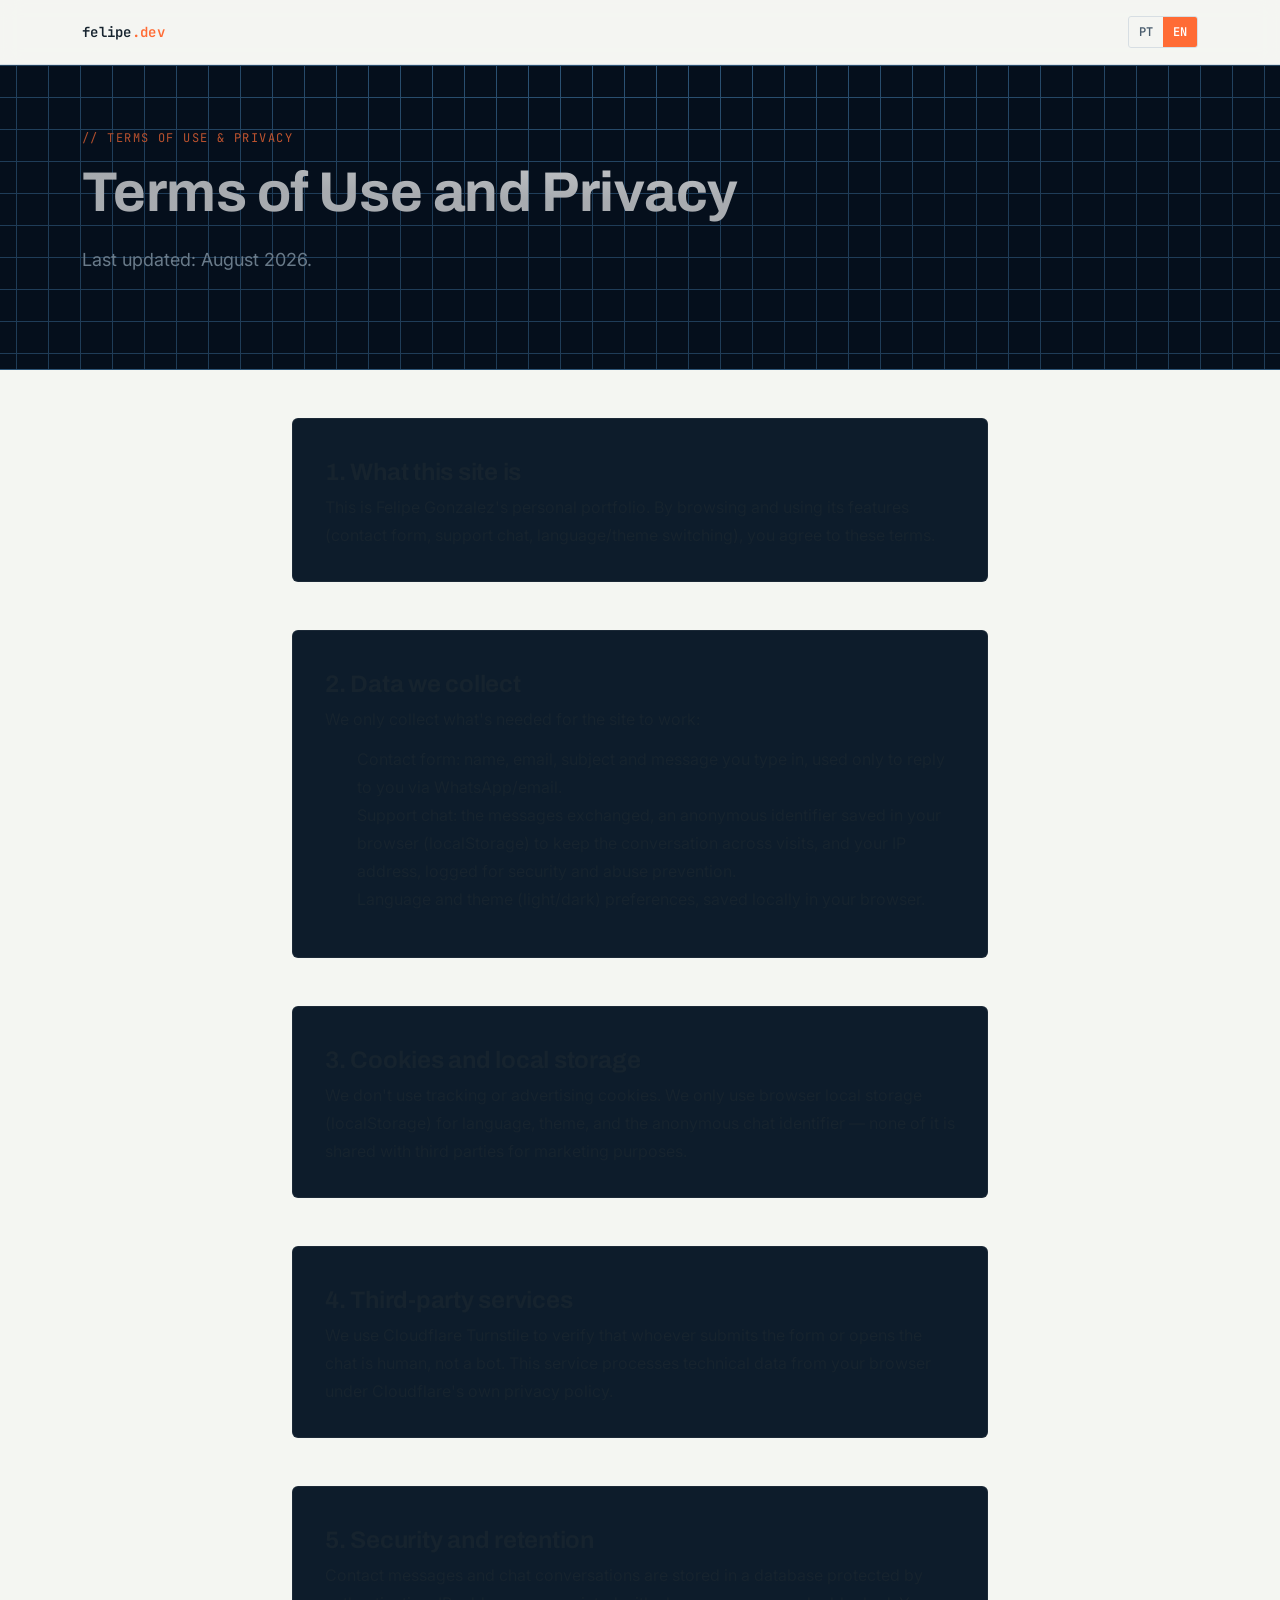
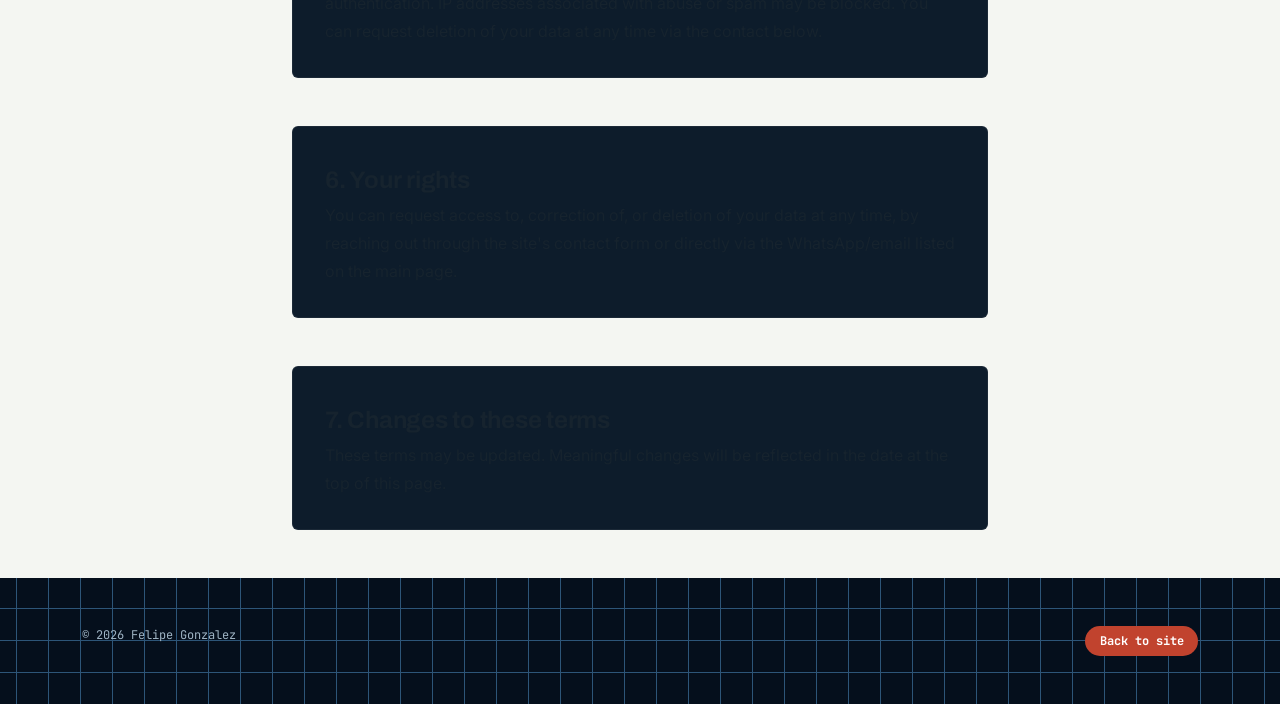
<file: portfolio/frontend/termos.html>
<!DOCTYPE html>
<html lang="pt-BR">

<head>
    <meta charset="UTF-8">
    <meta name="viewport" content="width=device-width, initial-scale=1.0">
    <title data-i18n="meta.termsTitle">Termos de Uso e Privacidade — Felipe Gonzalez</title>
    <meta name="robots" content="noindex">
    <link rel="icon" type="image/x-icon" href="assets/img/favicon.ico">
    <link
        href="https://fonts.googleapis.com/css2?family=Archivo:wght@600;700;800&family=Inter:wght@400;500;600&family=JetBrains+Mono:wght@400;500;600&display=swap"
        rel="stylesheet" crossorigin>
    <link rel="stylesheet" href="assets/css/reset.css">
    <link rel="stylesheet" href="assets/css/variables.css">
    <link rel="stylesheet" href="assets/css/style.css">
    <script src="assets/js/theme.js"></script>
    <script src="assets/js/custom-cursor.js"></script>
    <style>
        main.container>section {
            background: color-mix(in srgb, var(--color-blueprint-soft) 55%, black);
            border: 1px solid rgba(255, 255, 255, 0.06);
            border-radius: var(--radius-md);
            padding: var(--space-6);
        }

        @keyframes termsBackPulse {

            0%,
            100% {
                box-shadow: 0 0 6px 0 rgba(255, 59, 59, 0.55);
            }

            50% {
                box-shadow: 0 0 20px 5px rgba(255, 59, 59, 0.95);
            }
        }

        .terms-back-link {
            display: inline-block;
            color: #fff;
            background: var(--color-danger);
            padding: 0.5em 1.2em;
            border-radius: 999px;
            font-weight: 700;
            text-decoration: none;
            animation: termsBackPulse 1.6s ease-in-out infinite;
        }

        .terms-back-link:hover {
            background: #ff3b3b;
        }
    </style>
</head>

<body>
    <div class="cursor-dot" id="cursorDot"></div>
    <header class="header">
        <nav class="nav container">
            <a href="index.html" class="nav-logo">felipe<span>.dev</span></a>
            <div class="nav-right">
                <div class="lang-toggle" role="group" aria-label="Language">
                    <button type="button" data-lang="pt">PT</button>
                    <button type="button" data-lang="en">EN</button>
                </div>
            </div>
        </nav>
    </header>

    <section class="hero" style="padding-block: var(--space-10) var(--space-8);">
        <div class="container">
            <span class="hero-eyebrow" data-i18n="terms.eyebrow">// termos de uso &amp; privacidade</span>
            <h1 class="hero-title" data-i18n="terms.title">Termos de Uso e Privacidade</h1>
            <p class="hero-lede" data-i18n="terms.updated">Última atualização: agosto de 2026.</p>
        </div>
    </section>

    <main class="container" style="max-width: 760px; padding-block: var(--space-8); line-height: 1.75;">
        <section style="margin-bottom: var(--space-8);">
            <h2 data-i18n="terms.s1.title">1. O que é este site</h2>
            <p data-i18n="terms.s1.text">Este é o portfólio pessoal de Felipe Gonzalez. Ao navegar e usar suas
                funcionalidades (formulário de contato, chat de suporte, alternância de idioma/tema), você concorda com
                estes termos.</p>
        </section>

        <section style="margin-bottom: var(--space-8);">
            <h2 data-i18n="terms.s2.title">2. Dados que coletamos</h2>
            <p data-i18n="terms.s2.text">Coletamos apenas o necessário para o site funcionar:</p>
            <ul style="margin: var(--space-3) 0; padding-left: var(--space-6);">
                <li data-i18n="terms.s2.li1">Formulário de contato: nome, e-mail, assunto e mensagem que você digitar,
                    usados só para responder você via WhatsApp/e-mail.</li>
                <li data-i18n="terms.s2.li2">Chat de suporte: as mensagens trocadas, um identificador anônimo salvo no
                    seu
                    navegador (localStorage) para manter a conversa entre acessos, e seu endereço IP, registrado por
                    segurança e para prevenir abuso.</li>
                <li data-i18n="terms.s2.li3">Preferências de idioma e tema (claro/escuro), salvas localmente no seu
                    navegador.</li>
            </ul>
        </section>

        <section style="margin-bottom: var(--space-8);">
            <h2 data-i18n="terms.s3.title">3. Cookies e armazenamento local</h2>
            <p data-i18n="terms.s3.text">Não usamos cookies de rastreamento ou publicidade. Usamos apenas
                armazenamento local do navegador (localStorage) para idioma, tema e o identificador anônimo do chat —
                nada
                disso é compartilhado com terceiros para fins de marketing.</p>
        </section>

        <section style="margin-bottom: var(--space-8);">
            <h2 data-i18n="terms.s4.title">4. Serviços de terceiros</h2>
            <p data-i18n="terms.s4.text">Usamos o Cloudflare Turnstile para verificar que quem envia o formulário ou
                abre o chat é humano, não um robô. Esse serviço processa dados técnicos do seu navegador conforme a
                própria
                política de privacidade da Cloudflare.</p>
        </section>

        <section style="margin-bottom: var(--space-8);">
            <h2 data-i18n="terms.s5.title">5. Segurança e retenção</h2>
            <p data-i18n="terms.s5.text">Mensagens de contato e conversas de chat ficam armazenadas em banco de dados
                protegido por autenticação. Endereços IP associados a abuso ou spam podem ser bloqueados. Você pode
                pedir a
                exclusão dos seus dados a qualquer momento pelo contato abaixo.</p>
        </section>

        <section style="margin-bottom: var(--space-8);">
            <h2 data-i18n="terms.s6.title">6. Seus direitos</h2>
            <p data-i18n="terms.s6.text">Você pode solicitar acesso, correção ou exclusão dos seus dados a qualquer
                momento, entrando em contato pelo formulário do site ou diretamente pelo WhatsApp/e-mail informados na
                página principal.</p>
        </section>

        <section>
            <h2 data-i18n="terms.s7.title">7. Alterações destes termos</h2>
            <p data-i18n="terms.s7.text">Estes termos podem ser atualizados. Mudanças relevantes serão refletidas na
                data
                no topo desta página.</p>
        </section>
    </main>

    <footer class="footer">
        <div class="container footer-inner">
            <span>© <span id="year"></span> Felipe Gonzalez</span>
            <div class="footer-links">
                <a href="index.html" data-i18n="terms.backToSite" class="terms-back-link">Voltar ao site</a>
            </div>
        </div>
    </footer>

    <script src="assets/js/footer-year.js"></script>
    <script src="assets/js/i18n.js"></script>
</body>

</html>
</file>
<file: portfolio/frontend/assets/css/variables.css>
:root {
  /* Pallet "Blueprint" — Enginner tecnique plants */
  --color-blueprint: #050F1C;;;
  --color-blueprint-soft: #17324F;
  --color-bg: #F4F6F2;
  --color-surface: #FFFFFF;
  --color-accent: #FF6B35;
  --color-accent-strong: #E5551F;
  --color-brasil-green: #1B8A4A;
  --color-brasil-yellow: #E8B923;
  --color-usa-red: #A32638;
  --color-usa-blue: #3C3B6E;
  --color-text: #16232E;
  --color-text-muted: #4A5D6E;
  --color-text-on-blueprint: #E8EEF3;
  --color-text-on-blueprint-muted: #9FB4C4;
  --color-border: #D7DEE3;
  --color-border-on-blueprint: #2D5578;
  --color-grid-line: #2D5578;
  --color-grid-line-light: #C9D4DC;
  --color-success: #2F7D5C;
  --color-danger: #C1432E;

  /* Tipografy */
  --font-display: "Archivo", "Inter", sans-serif;
  --font-body: "Inter", -apple-system, sans-serif;
  --font-mono: "JetBrains Mono", "Courier New", monospace;

  --fs-xs: 0.75rem;
  --fs-sm: 0.875rem;
  --fs-base: 1rem;
  --fs-md: 1.125rem;
  --fs-lg: 1.375rem;
  --fs-xl: 1.875rem;
  --fs-2xl: 2.5rem;
  --fs-3xl: 3.5rem;

  --space-1: 0.25rem;
  --space-2: 0.5rem;
  --space-3: 0.75rem;
  --space-4: 1rem;
  --space-5: 1.5rem;
  --space-6: 2rem;
  --space-8: 3rem;
  --space-10: 4rem;
  --space-12: 6rem;
  --space-16: 8rem;

  --container-max: 1180px;
  --radius-sm: 3px;
  --radius-md: 6px;
  --border-w: 1px;

  --shadow-card: 0 1px 2px rgba(15, 41, 66, 0.06), 0 4px 16px rgba(15, 41, 66, 0.08);
  --shadow-panel: 0 12px 48px rgba(0, 0, 0, 0.4);

  --color-header-bg: rgba(244, 246, 242, 0.9);

  --transition-fast: 150ms ease;
  --transition-base: 250ms ease;
  --transition-slow: 400ms cubic-bezier(0.16, 1, 0.3, 1);

  --grid-size: 32px;
}

/* ===== DARK THEME ===== */
[data-theme="dark"] {
  --color-bg: #0B1520;
  --color-surface: #12233A;
  --color-text: #E8EEF3;
  --color-text-muted: #9FB4C4;
  --color-border: #24435F;
  --color-grid-line-light: #1E3450;
  --color-accent: #FF7A4A;
  --color-accent-strong: #FF8F63;
  --color-header-bg: rgba(11, 21, 32, 0.9);
  --shadow-card: 0 1px 2px rgba(0, 0, 0, 0.5), 0 4px 20px rgba(0, 0, 0, 0.45);
}
</file>
<file: portfolio/frontend/assets/css/style.css>
body {
  font-family: var(--font-body);
  background: var(--color-bg);
  color: var(--color-text);
  font-size: var(--fs-base);
}

h1,
h2,
h3 {
  font-family: var(--font-display);
  font-weight: 700;
  letter-spacing: -0.01em;
  color: var(--color-text);
}

.container {
  width: 100%;
  max-width: var(--container-max);
  margin-inline: auto;
  padding-inline: var(--space-6);
}

@media (max-width: 640px) {
  .container {
    padding-inline: var(--space-4);
  }
}

/* ===== Registration mark (corner of technical drawing) ===== */
.reg-mark {
  position: relative;
  display: inline-flex;
  align-items: center;
  gap: var(--space-2);
}

.reg-mark::before {
  content: "";
  width: 10px;
  height: 10px;
  flex-shrink: 0;
  background:
    linear-gradient(var(--color-accent), var(--color-accent)) center / 100% 1.5px no-repeat,
    linear-gradient(90deg, var(--color-accent), var(--color-accent)) center / 1.5px 100% no-repeat;
}

.eyebrow {
  display: inline-flex;
  align-items: center;
  gap: var(--space-2);
  font-family: var(--font-mono);
  font-size: var(--fs-xs);
  letter-spacing: 0.1em;
  text-transform: uppercase;
  color: var(--color-accent);
}

.eyebrow::before {
  content: "";
  width: 10px;
  height: 10px;
  flex-shrink: 0;
  background:
    linear-gradient(var(--color-accent), var(--color-accent)) center / 100% 1.5px no-repeat,
    linear-gradient(90deg, var(--color-accent), var(--color-accent)) center / 1.5px 100% no-repeat;
}

.section {
  padding-block: var(--space-12);
  border-bottom: var(--border-w) solid var(--color-border);
}

@media (max-width: 640px) {
  .section {
    padding-block: var(--space-10);
  }
}

.section-head {
  display: flex;
  flex-direction: column;
  gap: var(--space-3);
  margin-bottom: var(--space-8);
  max-width: 640px;
}

.section-title {
  font-size: var(--fs-2xl);
}

@media (max-width: 640px) {
  .section-title {
    font-size: var(--fs-xl);
  }
}

.section-lede {
  color: var(--color-text-muted);
  font-size: var(--fs-md);
}

.btn {
  display: inline-flex;
  align-items: center;
  justify-content: center;
  gap: var(--space-2);
  padding: var(--space-3) var(--space-6);
  border-radius: var(--radius-sm);
  font-family: var(--font-body);
  font-weight: 600;
  font-size: var(--fs-sm);
  border: var(--border-w) solid transparent;
  transition: transform var(--transition-fast), background-color var(--transition-fast),
    border-color var(--transition-fast), box-shadow var(--transition-fast);
  white-space: nowrap;
}

.btn:active {
  transform: translateY(1px) scale(0.98);
}

.btn-primary {
  background: var(--color-accent);
  color: #FFFFFF;
}

.btn-primary:hover {
  background: var(--color-accent-strong);
  box-shadow: 0 4px 16px rgba(255, 107, 53, 0.35);
}

.btn-ghost {
  border-color: var(--color-border-on-blueprint);
  color: var(--color-text-on-blueprint);
}

.btn-ghost:hover {
  border-color: var(--color-accent);
  color: var(--color-accent);
}

.btn-outline {
  border-color: var(--color-border);
  color: var(--color-text);
}

.btn-outline:hover {
  border-color: var(--color-accent);
  color: var(--color-accent);
}

:focus-visible {
  outline: 2px solid var(--color-accent);
  outline-offset: 2px;
}

.reveal {
  opacity: 0;
  transform: translateY(20px);
  transition: opacity var(--transition-slow), transform var(--transition-slow);
}

.reveal.is-visible {
  opacity: 1;
  transform: translateY(0);
}

@media (prefers-reduced-motion: reduce) {
  .reveal {
    opacity: 1;
    transform: none;
    transition: none;
  }
}

/* ===== HEADER / NAV ===== */
.header {
  position: sticky;
  top: 0;
  z-index: 100;
  background: var(--color-header-bg);
  backdrop-filter: blur(10px);
  border-bottom: var(--border-w) solid var(--color-border);
}

.nav {
  display: flex;
  align-items: center;
  justify-content: space-between;
  padding-block: var(--space-4);
}

.nav-logo {
  font-family: var(--font-mono);
  font-weight: 600;
  font-size: var(--fs-sm);
  letter-spacing: 0.02em;
}

.nav-logo span {
  color: var(--color-accent);
}

.nav-links {
  display: flex;
  gap: var(--space-6);
}

.nav-links a {
  position: relative;
  font-size: var(--fs-sm);
  color: var(--color-text-muted);
  transition: color var(--transition-fast);
  padding-bottom: 2px;
}

.nav-links a::after {
  content: "";
  position: absolute;
  left: 0;
  bottom: 0;
  width: 0;
  height: 2px;
  background: var(--color-accent);
  transition: width var(--transition-base);
}

.nav-links a:hover,
.nav-links a.is-active {
  color: var(--color-text);
}

.nav-links a:hover::after,
.nav-links a.is-active::after {
  width: 100%;
}

.nav-cta {
  display: none;
}

@media (min-width: 720px) {
  .nav-cta {
    display: inline-flex;
  }
}

.nav-right {
  display: flex;
  align-items: center;
  gap: var(--space-5);
}

.nav-utility {
  display: flex;
  align-items: center;
  gap: var(--space-3);
}

.lang-toggle {
  display: flex;
  border: var(--border-w) solid var(--color-border);
  border-radius: var(--radius-sm);
  overflow: hidden;
  font-family: var(--font-mono);
}

.lang-toggle button {
  padding: 6px 10px;
  font-size: var(--fs-xs);
  font-weight: 600;
  color: var(--color-text-muted);
  transition: background-color var(--transition-fast), color var(--transition-fast);
}

.lang-toggle button.is-active {
  background: var(--color-accent);
  color: #FFFFFF;
}

.theme-toggle {
  width: 32px;
  height: 32px;
  display: flex;
  align-items: center;
  justify-content: center;
  border: var(--border-w) solid var(--color-border);
  border-radius: var(--radius-sm);
  font-size: 15px;
  transition: border-color var(--transition-fast), transform var(--transition-base);
  flex-shrink: 0;
}

.theme-toggle:hover {
  border-color: var(--color-accent);
  transform: rotate(15deg);
}

.nav-toggle {
  display: flex;
  flex-direction: column;
  gap: 5px;
  padding: var(--space-2);
}

.nav-toggle span {
  width: 22px;
  height: 2px;
  background: var(--color-text);
  transition: transform var(--transition-fast), opacity var(--transition-fast);
}

@media (min-width: 720px) {
  .nav-toggle {
    display: none;
  }
}

.nav-links {
  position: fixed;
  inset: 64px 0 auto 0;
  flex-direction: column;
  background: var(--color-surface);
  padding: var(--space-6);
  border-bottom: var(--border-w) solid var(--color-border);
  transform: translateY(-8px);
  opacity: 0;
  pointer-events: none;
  transition: transform var(--transition-base), opacity var(--transition-base);
}

.nav-links.is-open {
  transform: translateY(0);
  opacity: 1;
  pointer-events: auto;
}

@media (min-width: 720px) {
  .nav-links {
    position: static;
    flex-direction: row;
    background: none;
    padding: 0;
    border: none;
    transform: none;
    opacity: 1;
    pointer-events: auto;
  }
}

/* ===== HERO (blueprint background with technical grid) ===== */
.hero {
  position: relative;
  background-color: var(--color-blueprint);
  color: var(--color-text-on-blueprint);
  border-bottom: var(--border-w) solid var(--color-border-on-blueprint);
  overflow: hidden;
  background-image:
    linear-gradient(var(--color-grid-line) 1px, transparent 1px),
    linear-gradient(90deg, var(--color-grid-line) 1px, transparent 1px);
  background-size: var(--grid-size) var(--grid-size);
  background-position: center top;
}

.hero::before {
  content: "";
  position: absolute;
  inset: 0;
  background: radial-gradient(ellipse 80% 60% at 50% 0%, rgba(15, 41, 66, 0) 0%, var(--color-blueprint) 75%);
  opacity: 0.35;
  pointer-events: none;
}

.hero-inner {
  position: relative;
  display: grid;
  gap: var(--space-10);
  padding-block: var(--space-16) var(--space-12);
}

@media (min-width: 900px) {
  .hero-inner {
    grid-template-columns: 1.1fr 0.9fr;
    align-items: center;
  }
}

@media (max-width: 640px) {
  .hero-inner {
    padding-block: var(--space-10) var(--space-8);
  }
}

.hero-eyebrow {
  font-family: var(--font-mono);
  font-size: var(--fs-xs);
  letter-spacing: 0.12em;
  text-transform: uppercase;
  color: var(--color-accent);
  margin-bottom: var(--space-4);
  display: flex;
  align-items: center;
  gap: var(--space-2);
}

.hero-title {
  font-size: var(--fs-3xl);
  line-height: 1.06;
  color: #FFFFFF;
  margin-bottom: var(--space-5);
}

@media (max-width: 640px) {
  .hero-title {
    font-size: var(--fs-2xl);
  }
}

.hero-title em {
  font-style: normal;
  color: var(--color-accent);
}

.hero-lede {
  font-size: var(--fs-md);
  color: var(--color-text-on-blueprint-muted);
  max-width: 46ch;
  margin-bottom: var(--space-8);
}

.hero-actions {
  display: flex;
  flex-wrap: wrap;
  gap: var(--space-4);
}

/* Signature panel — "specification sheet" */
.system-panel {
  background: var(--color-blueprint-soft);
  border: var(--border-w) solid var(--color-border-on-blueprint);
  border-radius: var(--radius-md);
  box-shadow: var(--shadow-panel);
  overflow: hidden;
  font-family: var(--font-mono);
  animation: panel-float 3.2s ease-in-out infinite;
}

@keyframes panel-float {

  0%,
  100% {
    transform: translateY(0);
  }

  50% {
    transform: translateY(-8px);
  }
}

@media (prefers-reduced-motion: reduce) {
  .system-panel {
    animation: none;
  }
}

.system-panel-head {
  display: flex;
  align-items: center;
  gap: var(--space-2);
  padding: var(--space-3) var(--space-5);
  border-bottom: var(--border-w) solid var(--color-border-on-blueprint);
  font-size: var(--fs-xs);
  color: var(--color-text-on-blueprint-muted);
  letter-spacing: 0.05em;
}

.system-panel-dot {
  width: 8px;
  height: 8px;
  border-radius: 50%;
  background: var(--color-success);
  box-shadow: 0 0 0 0 rgba(47, 125, 92, 0.6);
  animation: pulse-dot 2.4s infinite;
}

@keyframes pulse-dot {
  0% {
    box-shadow: 0 0 0 0 rgba(47, 125, 92, 0.55);
  }

  70% {
    box-shadow: 0 0 0 8px rgba(47, 125, 92, 0);
  }

  100% {
    box-shadow: 0 0 0 0 rgba(47, 125, 92, 0);
  }
}

@media (prefers-reduced-motion: reduce) {
  .system-panel-dot {
    animation: none;
  }
}

.system-panel-rows {
  padding: var(--space-5);
  display: flex;
  flex-direction: column;
  gap: var(--space-4);
}

.system-panel-row {
  display: flex;
  justify-content: space-between;
  gap: var(--space-4);
  padding-bottom: var(--space-4);
  border-bottom: var(--border-w) dashed var(--color-border-on-blueprint);
  font-size: var(--fs-sm);
}

.system-panel-row:last-child {
  border-bottom: none;
  padding-bottom: 0;
}

.system-panel-key {
  color: var(--color-text-on-blueprint-muted);
  flex-shrink: 0;
}

.system-panel-value {
  color: var(--color-text-on-blueprint);
  text-align: right;
}

/* ===== ABOUT ===== */
.about-grid {
  display: grid;
  gap: var(--space-8);
}

@media (min-width: 900px) {
  .about-grid {
    grid-template-columns: 1fr 1fr;
  }
}

.about-text {
  font-size: var(--fs-md);
  color: var(--color-text-muted);
  line-height: 1.7;
}

.social-links {
  display: flex;
  gap: var(--space-4);
  margin-top: var(--space-5);
  flex-wrap: wrap;
}

.social-link {
  display: inline-flex;
  align-items: center;
  gap: var(--space-2);
  padding: var(--space-2) var(--space-4);
  border: var(--border-w) solid var(--color-border);
  border-radius: var(--radius-sm);
  font-family: var(--font-mono);
  font-size: var(--fs-sm);
  color: var(--color-text-muted);
  transition: border-color var(--transition-fast), color var(--transition-fast), transform var(--transition-fast);
}

.social-link:hover {
  border-color: var(--color-accent);
  color: var(--color-accent);
  transform: translateY(-2px);
}

.social-icon {
  width: 18px;
  height: 18px;
  flex-shrink: 0;
}

.about-facts {
  display: grid;
  gap: var(--space-4);
  align-content: start;
}

.about-fact {
  background: var(--color-surface);
  border: var(--border-w) solid var(--color-border);
  border-radius: var(--radius-md);
  padding: var(--space-5);
  transition: border-color var(--transition-base), transform var(--transition-base);
}

.about-fact:hover {
  border-color: var(--color-accent);
  transform: translateX(4px);
}

.about-fact-label {
  font-family: var(--font-mono);
  font-size: var(--fs-xs);
  text-transform: uppercase;
  letter-spacing: 0.06em;
  color: var(--color-accent);
  margin-bottom: var(--space-2);
  display: block;
}

.about-fact-value {
  font-size: var(--fs-sm);
  color: var(--color-text-muted);
}

/* ===== SKILLS (category for table) ===== */
.skills-table {
  border: var(--border-w) solid var(--color-border);
  border-radius: var(--radius-md);
  overflow: hidden;
  background: var(--color-surface);
}

.skills-row {
  display: grid;
  grid-template-columns: 200px 1fr;
  border-bottom: var(--border-w) solid var(--color-border);
}

.skills-row:last-child {
  border-bottom: none;
}

@media (max-width: 640px) {
  .skills-row {
    grid-template-columns: 1fr;
  }
}

.skills-row-label {
  font-family: var(--font-mono);
  font-size: var(--fs-xs);
  letter-spacing: 0.05em;
  text-transform: uppercase;
  color: var(--color-text-muted);
  padding: var(--space-5);
  background: var(--color-bg);
  border-right: var(--border-w) solid var(--color-border);
  display: flex;
  align-items: center;
}

@media (max-width: 640px) {
  .skills-row-label {
    border-right: none;
    border-bottom: var(--border-w) solid var(--color-border);
  }
}

.skills-row-items {
  display: flex;
  flex-wrap: wrap;
  gap: var(--space-3);
  padding: var(--space-5);
  align-items: center;
}

.skill-tag {
  font-family: var(--font-mono);
  font-size: var(--fs-sm);
  padding: var(--space-1) var(--space-3);
  border: var(--border-w) solid var(--color-border);
  border-radius: var(--radius-sm);
  color: var(--color-text);
  opacity: 0;
  transform: translateY(8px) scale(0.96);
  transition: border-color var(--transition-fast), background-color var(--transition-fast);
}

.skills-table.is-visible .skill-tag {
  animation: tag-in var(--transition-fast) forwards;
}

@keyframes tag-in {
  to {
    opacity: 1;
    transform: translateY(0) scale(1);
  }
}

@media (prefers-reduced-motion: reduce) {
  .skill-tag {
    opacity: 1;
    transform: none;
    animation: none;
  }
}

.skill-tag:hover {
  border-color: var(--color-accent);
  background: var(--color-bg);
}

/* ===== Experience timeline (reuses .skills-table container pattern) ===== */
.experience-item {
  display: grid;
  grid-template-columns: 22% 1fr;
  border: var(--border-w) solid var(--color-border-on-blueprint);
  border-radius: var(--radius-md);
  overflow: hidden;
  background: var(--color-blueprint-soft);
}

.experience-item+.experience-item {
  margin-top: var(--space-4);
}

@media (max-width: 640px) {
  .experience-item {
    grid-template-columns: 1fr;
  }
}

.experience-item-visual {
  display: flex;
  align-items: center;
  justify-content: center;
  background: var(--color-blueprint);
  overflow: hidden;
}

.experience-item-logo {
  width: 100%;
  height: 100%;
  object-fit: cover;
}

.experience-item-logo-fallback {
  width: 100%;
  height: 100%;
  min-height: 96px;
  display: flex;
  align-items: center;
  justify-content: center;
  background: transparent;
  color: var(--color-text-on-blueprint-muted);
  font-family: var(--font-mono);
  font-size: var(--fs-2xl);
  font-weight: 600;
}

.experience-item-body {
  padding: var(--space-5);
}

.experience-item-header {
  display: flex;
  align-items: baseline;
  justify-content: space-between;
  gap: var(--space-3);
  padding-bottom: var(--space-3);
  margin-bottom: var(--space-3);
  border-bottom: var(--border-w) solid var(--color-border-on-blueprint);
}

.experience-item-company {
  font-family: var(--font-display);
  font-size: var(--fs-lg);
  font-weight: 700;
  color: var(--color-text-on-blueprint);
}

.experience-item-period {
  font-family: var(--font-mono);
  font-size: var(--fs-xs);
  letter-spacing: 0.05em;
  color: var(--color-text-on-blueprint-muted);
  flex-shrink: 0;
  white-space: nowrap;
}

.experience-item-role {
  font-size: var(--fs-base);
  font-weight: 600;
  color: var(--color-text-on-blueprint);
  margin-bottom: var(--space-2);
}

.experience-item-desc {
  color: var(--color-text-on-blueprint-muted);
  font-size: var(--fs-sm);
  margin-bottom: var(--space-4);
}

.experience-item-link {
  display: inline-flex;
  color: var(--color-text-on-blueprint);
  border-color: var(--color-border-on-blueprint);
}

.experience-item-link:hover {
  background: var(--color-blueprint);
}

.skills-empty,
.projects-empty,
.experience-empty {
  font-family: var(--font-mono);
  font-size: var(--fs-sm);
  color: var(--color-text-muted);
  padding: var(--space-6);
  text-align: center;
  border: var(--border-w) dashed var(--color-border);
  border-radius: var(--radius-md);
}

/* ===== PROJECTS ===== */
.projects-grid {
  display: grid;
  gap: var(--space-6);
  grid-template-columns: repeat(auto-fill, minmax(300px, 1fr));
}

.project-card {
  background: var(--color-surface);
  border: var(--border-w) solid var(--color-border);
  border-radius: var(--radius-md);
  box-shadow: var(--shadow-card);
  display: flex;
  flex-direction: column;
  overflow: hidden;
  transition: transform var(--transition-base), border-color var(--transition-base), box-shadow var(--transition-base);
}

.project-card:hover {
  transform: translateY(-4px);
  border-color: var(--color-accent);
  box-shadow: 0 12px 32px rgba(15, 41, 66, 0.14);
}

.project-card-image-wrap {
  position: relative;
  width: 100%;
  aspect-ratio: 16 / 9;
  overflow: hidden;
  background: var(--color-bg);
  border-bottom: var(--border-w) solid var(--color-border);
}

.project-card-image {
  position: absolute;
  inset: 0;
  width: 100%;
  height: 100%;
  object-fit: cover;
  display: block;
}

.project-card-head {
  display: flex;
  justify-content: space-between;
  align-items: center;
  padding: var(--space-4) var(--space-5);
  border-bottom: var(--border-w) solid var(--color-border);
  background: var(--color-bg);
}

.project-card-id {
  font-family: var(--font-mono);
  font-size: var(--fs-xs);
  color: var(--color-accent);
  letter-spacing: 0.05em;
}

.project-card-body {
  padding: var(--space-5);
  display: flex;
  flex-direction: column;
  gap: var(--space-3);
  flex: 1;
}

.project-card-title {
  font-size: var(--fs-lg);
}

.project-card-desc {
  color: var(--color-text-muted);
  font-size: var(--fs-sm);
  line-height: 1.6;
  flex: 1;
}

.project-card-stack {
  display: flex;
  flex-wrap: wrap;
  gap: var(--space-2);
}

.project-card-links {
  display: flex;
  gap: var(--space-3);
  padding: var(--space-4) var(--space-5);
  border-top: var(--border-w) solid var(--color-border);
}

/* ===== CONTACT ===== */
.contact-grid {
  display: grid;
  gap: var(--space-8);
}

@media (min-width: 900px) {
  .contact-grid {
    grid-template-columns: 0.9fr 1.1fr;
  }
}

.contact-info {
  display: flex;
  flex-direction: column;
  gap: var(--space-5);
}

.contact-info-item {
  display: flex;
  align-items: center;
  gap: var(--space-3);
  font-size: var(--fs-sm);
  color: var(--color-text-muted);
}

.contact-info-item a:hover {
  color: var(--color-accent);
}

.form-field {
  display: flex;
  flex-direction: column;
  gap: var(--space-2);
  margin-bottom: var(--space-5);
}

.form-field label {
  font-size: var(--fs-sm);
  font-weight: 600;
}

.form-field input,
.form-field textarea {
  border: var(--border-w) solid var(--color-border);
  border-radius: var(--radius-sm);
  padding: var(--space-3);
  background: var(--color-surface);
  color: var(--color-text);
  font-size: var(--fs-base);
  transition: border-color var(--transition-fast), box-shadow var(--transition-fast);
}

.form-field input:focus,
.form-field textarea:focus {
  border-color: var(--color-accent);
  box-shadow: 0 0 0 3px rgba(255, 107, 53, 0.12);
}

.form-field textarea {
  resize: vertical;
  min-height: 120px;
}

.form-honeypot {
  position: absolute;
  left: -9999px;
  width: 1px;
  height: 1px;
  overflow: hidden;
}

.form-status {
  font-size: var(--fs-sm);
  padding: var(--space-3) var(--space-4);
  border-radius: var(--radius-sm);
  margin-top: var(--space-4);
  display: none;
}

.form-status.is-visible {
  display: block;
}

.form-status.is-success {
  background: rgba(47, 125, 92, 0.1);
  color: var(--color-success);
  border: var(--border-w) solid var(--color-success);
}

.form-status.is-error {
  background: rgba(193, 67, 46, 0.1);
  color: var(--color-danger);
  border: var(--border-w) solid var(--color-danger);
}

/* ===== FOOTER ===== */
.footer {
  background-color: var(--color-blueprint);
  color: var(--color-text-on-blueprint-muted);
  padding-block: var(--space-8);
  background-image:
    linear-gradient(var(--color-grid-line) 1px, transparent 1px),
    linear-gradient(90deg, var(--color-grid-line) 1px, transparent 1px);
  background-size: var(--grid-size) var(--grid-size);
  background-position: center bottom;
}

.footer-inner {
  display: flex;
  flex-wrap: wrap;
  justify-content: space-between;
  gap: var(--space-4);
  font-size: var(--fs-xs);
  font-family: var(--font-mono);
}

.footer-links {
  display: flex;
  gap: var(--space-5);
}

.footer-links a:hover {
  color: var(--color-accent);
}

/* ===== MOBILE RESPONSIVENESS (emphasis) ===== */
@media (max-width: 480px) {
  .hero-title {
    font-size: 1.75rem;
  }

  .hero-actions {
    flex-direction: column;
    align-items: stretch;
  }

  .hero-actions .btn {
    width: 100%;
  }

  .system-panel {
    animation: none;
    /* Prevents wobbling on small screens; more stable when touched. */
  }

  .about-fact:hover {
    transform: none;
    /* "Hover" doesn't exist on touch devices; this prevents getting "stuck" in a displaced state. */
  }

  .projects-grid {
    grid-template-columns: 1fr;
  }

  .project-card-links {
    flex-direction: column;
  }

  .project-card-links .btn {
    width: 100%;
  }

  .contact-info {
    margin-bottom: var(--space-6);
  }

  .footer-inner {
    flex-direction: column;
    align-items: flex-start;
    gap: var(--space-3);
  }
}

/* ===== MOBILE BREATHING ROOM (mais espaço, menos "apertado") ===== */
@media (max-width: 640px) {
  .container {
    padding-inline: var(--space-5);
  }

  .section-head {
    margin-bottom: var(--space-6);
  }

  .about-grid,
  .contact-grid {
    gap: var(--space-8);
  }

  .about-facts {
    gap: var(--space-5);
  }

  .skills-row+.skills-row {
    margin-top: 0;
  }

  .experience-item+.experience-item {
    margin-top: var(--space-5);
  }

  .projects-grid {
    gap: var(--space-6);
  }

  .social-links {
    gap: var(--space-3);
  }

  .form-field {
    margin-bottom: var(--space-6);
  }
}

/* Comfortable touch: minimum 44px target for navigation buttons/links on mobile */
@media (max-width: 720px) {
  .nav-links a {
    display: block;
    padding-block: var(--space-3);
    font-size: var(--fs-md);
  }

  .theme-toggle,
  .nav-toggle {
    min-width: 40px;
    min-height: 40px;
  }
}

/* ===== MICRO-INTERAÇÕES ===== */

/* Subtle zoom on the project image on hover */
.project-card-image {
  transition: transform var(--transition-slow);
}

.project-card:hover .project-card-image {
  transform: scale(1.04);
}

/* Depth overlay: gradient fades in over the image on hover */
.project-card-image-wrap::after {
  content: "";
  position: absolute;
  inset: 0;
  background: linear-gradient(180deg, transparent 40%, rgba(5, 15, 28, 0.55) 100%);
  opacity: 0;
  transition: opacity var(--transition-base);
  pointer-events: none;
}

.project-card:hover .project-card-image-wrap::after {
  opacity: 1;
}

.project-card {
  isolation: isolate;
  /* keeps the enlarged image within the card's rounded edges */
}

/* Stagger: project cards enter in sequence, not all at once. */
.projects-grid .project-card {
  opacity: 0;
  transform: translateY(16px);
  animation: card-in var(--transition-slow) forwards;
}

@keyframes card-in {
  to {
    opacity: 1;
    transform: translateY(0);
  }
}

@media (prefers-reduced-motion: reduce) {
  .projects-grid .project-card {
    opacity: 1;
    transform: none;
    animation: none;
  }

  .project-card:hover .project-card-image {
    transform: none;
  }
}

/* Animated underline on text links within the content (e.g., about) */
.about-text a {
  color: var(--color-accent);
  text-decoration: underline;
  text-decoration-color: transparent;
  text-underline-offset: 3px;
  transition: text-decoration-color var(--transition-fast);
}

.about-text a:hover {
  text-decoration-color: currentColor;
}

/* Button with a subtle "breathing" effect on the main hero CTA; it draws attention without being annoying. */
.hero-actions .btn-primary {
  position: relative;
}

.hero-actions .btn-primary::after {
  content: "";
  position: absolute;
  inset: 0;
  border-radius: inherit;
  box-shadow: 0 0 0 0 rgba(255, 107, 53, 0.5);
  animation: btn-pulse 2.8s ease-out infinite;
  pointer-events: none;
}

@keyframes btn-pulse {
  0% {
    box-shadow: 0 0 0 0 rgba(255, 107, 53, 0.35);
  }

  70% {
    box-shadow: 0 0 0 10px rgba(255, 107, 53, 0);
  }

  100% {
    box-shadow: 0 0 0 0 rgba(255, 107, 53, 0);
  }
}

@media (prefers-reduced-motion: reduce) {
  .hero-actions .btn-primary::after {
    animation: none;
  }
}

/* ===== SKELETON LOADING ===== */
@keyframes skeleton-shimmer {
  0% {
    background-position: -200% 0;
  }

  100% {
    background-position: 200% 0;
  }
}

.skeleton {
  background: linear-gradient(90deg, var(--color-border) 25%, var(--color-bg) 50%, var(--color-border) 75%);
  background-size: 200% 100%;
  animation: skeleton-shimmer 1.6s ease-in-out infinite;
  border-radius: var(--radius-sm);
}

@media (prefers-reduced-motion: reduce) {
  .skeleton {
    animation: none;
    opacity: 0.6;
  }
}

.skeleton-skills-row {
  display: grid;
  grid-template-columns: 200px 1fr;
  border-bottom: var(--border-w) solid var(--color-border);
  padding: var(--space-5);
  gap: var(--space-4);
  align-items: center;
}

@media (max-width: 640px) {
  .skeleton-skills-row {
    grid-template-columns: 1fr;
  }
}

.skeleton-skills-row:last-child {
  border-bottom: none;
}

.skeleton-line {
  height: 14px;
  width: 100%;
}

.skeleton-tags {
  display: flex;
  gap: var(--space-2);
}

.skeleton-tag {
  height: 28px;
  width: 72px;
}

.skeleton-project-card {
  border: var(--border-w) solid var(--color-border);
  border-radius: var(--radius-md);
  overflow: hidden;
  background: var(--color-surface);
}

.skeleton-project-image {
  width: 100%;
  aspect-ratio: 16 / 9;
}

.skeleton-project-body {
  padding: var(--space-5);
  display: flex;
  flex-direction: column;
  gap: var(--space-3);
}

.skeleton-project-body .skeleton-line:nth-child(1) {
  width: 60%;
  height: 20px;
}

.skeleton-project-body .skeleton-line:nth-child(2) {
  width: 100%;
}

.skeleton-project-body .skeleton-line:nth-child(3) {
  width: 85%;
}

/* ===== EMPTY STATES ===== */
.empty-state {
  display: flex;
  flex-direction: column;
  align-items: center;
  gap: var(--space-3);
  padding: var(--space-8) var(--space-6);
  text-align: center;
  border: var(--border-w) dashed var(--color-border);
  border-radius: var(--radius-md);
  color: var(--color-text-muted);
}

.empty-state-icon {
  width: 40px;
  height: 40px;
  color: var(--color-text-muted);
  opacity: 0.6;
}

.empty-state-text {
  font-family: var(--font-mono);
  font-size: var(--fs-sm);
}

/* ===== CONTACT ICONS ===== */
.contact-info-icon {
  width: 20px;
  height: 20px;
  flex-shrink: 0;
  color: var(--color-accent);
}

/* ===== MODAL ANIMATION  ===== */
.admin-modal-overlay {
  transition: opacity var(--transition-base);
  opacity: 0;
}

.admin-modal-overlay.is-open {
  opacity: 1;
}

.admin-modal {
  transform: scale(0.96) translateY(8px);
  opacity: 0;
  transition: transform var(--transition-base), opacity var(--transition-base);
}

.admin-modal-overlay.is-open .admin-modal {
  transform: scale(1) translateY(0);
  opacity: 1;
}

/* ===== BUTTONS SPINNER ===== */
.btn.is-loading {
  color: transparent !important;
  pointer-events: none;
  position: relative;
}

.btn.is-loading::after {
  content: "";
  position: absolute;
  width: 16px;
  height: 16px;
  border: 2px solid rgba(255, 255, 255, 0.4);
  border-top-color: #FFFFFF;
  border-radius: 50%;
  animation: btn-spin 0.6s linear infinite;
}

.btn-outline.is-loading::after,
.btn-ghost.is-loading::after {
  border-color: rgba(22, 35, 46, 0.25);
  border-top-color: var(--color-text);
}

@keyframes btn-spin {
  to {
    transform: rotate(360deg);
  }
}

@media (prefers-reduced-motion: reduce) {
  .btn.is-loading::after {
    animation: none;
  }
}

/* ===== RESPONSIVE TABLES ===== */
@media (max-width: 720px) {
  .admin-table thead {
    display: none;
  }

  .admin-table,
  .admin-table tbody,
  .admin-table tr,
  .admin-table td {
    display: block;
    width: 100%;
  }

  .admin-table tr {
    border-bottom: var(--border-w) solid var(--color-border);
    padding: var(--space-4);
  }

  .admin-table tr:last-child {
    border-bottom: none;
  }

  .admin-table td {
    border: none;
    padding: var(--space-2) 0;
    display: flex;
    justify-content: space-between;
    gap: var(--space-3);
    text-align: right;
  }

  .admin-table td::before {
    content: attr(data-label);
    font-family: var(--font-mono);
    font-size: var(--fs-xs);
    text-transform: uppercase;
    color: var(--color-text-muted);
    text-align: left;
    flex-shrink: 0;
  }

  .admin-table .col-actions {
    justify-content: flex-end;
  }

  .admin-table .col-actions::before {
    content: "";
  }

  .admin-empty-row {
    padding: 0;
  }
}

/* ===== PAGE 404 ===== */
.notfound-shell {
  min-height: 100vh;
  display: flex;
  align-items: center;
  justify-content: center;
  background-color: color-mix(in srgb, var(--color-blueprint) 65%, black);
  background-image:
    linear-gradient(rgba(45, 85, 120, 0.35) 1px, transparent 1px),
    linear-gradient(90deg, rgba(45, 85, 120, 0.35) 1px, transparent 1px);
  background-size: var(--grid-size) var(--grid-size);
  padding: var(--space-6);
}

.notfound-content {
  text-align: center;
  max-width: 480px;
}

.notfound-code {
  font-family: var(--font-mono);
  font-size: var(--fs-xs);
  letter-spacing: 0.1em;
  text-transform: uppercase;
  color: var(--color-accent);
  margin-bottom: var(--space-4);
}

.notfound-title {
  font-size: var(--fs-3xl);
  color: #FFFFFF;
  margin-bottom: var(--space-4);
}

.notfound-text {
  color: var(--color-text-on-blueprint-muted);
  font-size: var(--fs-md);
  margin-bottom: var(--space-8);
}

/* ===== SCROLL PROGRESS BAR ===== */
.scroll-progress {
  position: fixed;
  top: 0;
  left: 0;
  height: 3px;
  width: 0%;
  overflow: visible;
  background: linear-gradient(90deg,
      var(--color-accent),
      var(--color-brasil-green),
      var(--color-brasil-yellow),
      var(--color-usa-red),
      var(--color-accent));
  background-size: 300% 100%;
  animation: scroll-progress-flow 6s linear infinite;
  box-shadow: 0 0 8px 0 var(--color-accent);
  z-index: 1000;
  transition: width 100ms linear;
}

/* "Sonar" blip riding the leading edge of the bar */
.scroll-progress::after {
  content: "";
  position: absolute;
  right: -1px;
  top: 50%;
  width: 8px;
  height: 8px;
  border-radius: 50%;
  background: var(--color-accent);
  transform: translate(50%, -50%);
  box-shadow: 0 0 6px 1px var(--color-accent);
}

/* Expanding ping ring, like a radar/sonar sweep, pulsing from the blip */
.scroll-progress::before {
  content: "";
  position: absolute;
  right: -1px;
  top: 50%;
  width: 8px;
  height: 8px;
  border-radius: 50%;
  border: 1px solid var(--color-accent);
  transform: translate(50%, -50%) scale(1);
  animation: scroll-progress-ping 1.8s ease-out infinite;
}

@keyframes scroll-progress-flow {
  to {
    background-position: -300% 0;
  }
}

@keyframes scroll-progress-ping {
  0% {
    transform: translate(50%, -50%) scale(1);
    opacity: 0.7;
  }

  100% {
    transform: translate(50%, -50%) scale(3.2);
    opacity: 0;
  }
}

@media (prefers-reduced-motion: reduce) {
  .scroll-progress {
    transition: none;
    animation: none;
  }

  .scroll-progress::before {
    animation: none;
    opacity: 0;
  }
}

/* ===== Crosshair that follows the mouse on the hero ===== */
.hero-crosshair {
  position: absolute;
  top: 0;
  left: 0;
  will-change: transform;
  width: 24px;
  height: 24px;
  pointer-events: none;
  opacity: 0;
  transition: opacity var(--transition-base);
  z-index: 1;
}

.hero-crosshair::before,
.hero-crosshair::after {
  content: "";
  position: absolute;
  background: var(--color-accent);
}

.hero-crosshair::before {
  top: 50%;
  left: 0;
  width: 100%;
  height: 1px;
  transform: translateY(-50%);
}

.hero-crosshair::after {
  left: 50%;
  top: 0;
  width: 1px;
  height: 100%;
  transform: translateX(-50%);
}

.hero:hover .hero-crosshair {
  opacity: 0.5;
}

@media (max-width: 900px),
(hover: none) {
  .hero-crosshair {
    display: none;
  }
}

/* ===== STAGGER: about-facts and skills-rows ===== */
.about-facts .about-fact,
.skills-table .skills-row {
  opacity: 0;
  transform: translateY(14px);
}

.about-facts.is-visible .about-fact,
.skills-table.is-visible .skills-row {
  animation: fact-in var(--transition-slow) forwards;
}

.about-facts.is-visible .about-fact:nth-child(1) {
  animation-delay: 0ms;
}

.about-facts.is-visible .about-fact:nth-child(2) {
  animation-delay: 90ms;
}

.about-facts.is-visible .about-fact:nth-child(3) {
  animation-delay: 180ms;
}

.skills-table.is-visible .skills-row:nth-child(1) {
  animation-delay: 0ms;
}

.skills-table.is-visible .skills-row:nth-child(2) {
  animation-delay: 70ms;
}

.skills-table.is-visible .skills-row:nth-child(3) {
  animation-delay: 140ms;
}

.skills-table.is-visible .skills-row:nth-child(4) {
  animation-delay: 210ms;
}

.skills-table.is-visible .skills-row:nth-child(5) {
  animation-delay: 280ms;
}

.skills-table.is-visible .skills-row:nth-child(6) {
  animation-delay: 350ms;
}

@keyframes fact-in {
  to {
    opacity: 1;
    transform: translateY(0);
  }
}

@media (prefers-reduced-motion: reduce) {

  .about-facts .about-fact,
  .skills-table .skills-row {
    opacity: 1;
    transform: none;
    animation: none;
  }
}

/* ===== 3D Tilt on Project Cards ===== */
.project-card {
  transform-style: preserve-3d;
  will-change: transform;
}

@media (hover: none) {
  .project-card {
    transform: none !important;
  }
}

/* ===== BR/US ===== */
.eyebrow::before {
  background:
    linear-gradient(var(--color-accent), var(--color-accent)) top left / 100% 1.5px no-repeat,
    linear-gradient(90deg, var(--color-brasil-green), var(--color-brasil-yellow)) bottom left / 100% 1.5px no-repeat;
}

.footer-flag-note {
  display: inline-flex;
  align-items: center;
  gap: 6px;
  font-family: var(--font-mono);
  font-size: var(--fs-xs);
  color: var(--color-text-on-blueprint-muted);
}

.footer-flag-dot {
  width: 6px;
  height: 6px;
  border-radius: 50%;
  display: inline-block;
}

.footer-flag-dot.dot-1 {
  background: var(--color-brasil-green);
}

.footer-flag-dot.dot-2 {
  background: var(--color-brasil-yellow);
}

.footer-flag-dot.dot-3 {
  background: var(--color-accent);
}

/* ===== SECTION-BASED COLOR SYSTEM ===== */
.eyebrow.c-green::before {
  background:
    linear-gradient(var(--color-brasil-green), var(--color-brasil-green)) center / 100% 1.5px no-repeat,
    linear-gradient(90deg, var(--color-brasil-green), var(--color-brasil-green)) center / 1.5px 100% no-repeat;
}

.eyebrow.c-green {
  color: var(--color-brasil-green);
}

.eyebrow.c-yellow::before {
  background:
    linear-gradient(var(--color-brasil-yellow), var(--color-brasil-yellow)) center / 100% 1.5px no-repeat,
    linear-gradient(90deg, var(--color-brasil-yellow), var(--color-brasil-yellow)) center / 1.5px 100% no-repeat;
}

.eyebrow.c-yellow {
  color: #A87E10;
}

.eyebrow.c-red::before {
  background:
    linear-gradient(var(--color-usa-red), var(--color-usa-red)) center / 100% 1.5px no-repeat,
    linear-gradient(90deg, var(--color-usa-red), var(--color-usa-red)) center / 1.5px 100% no-repeat;
}

.eyebrow.c-red {
  color: var(--color-usa-red);
}

/* Replaced by the spinning BR/USA gradient ring in admin.css — nth-child
   accent bars removed, all cards now share the same animated border. */

.project-card {
  border-top: 3px solid var(--color-accent);
}

.project-card:nth-child(4n+2) {
  border-top-color: var(--color-brasil-green);
}

.project-card:nth-child(4n+3) {
  border-top-color: var(--color-brasil-yellow);
}

.project-card:nth-child(4n+4) {
  border-top-color: var(--color-usa-red);
}

.skills-row:nth-child(4n+1) .skills-row-label {
  border-left: 3px solid var(--color-accent);
}

.skills-row:nth-child(4n+2) .skills-row-label {
  border-left: 3px solid var(--color-brasil-green);
}

.skills-row:nth-child(4n+3) .skills-row-label {
  border-left: 3px solid var(--color-brasil-yellow);
}

.skills-row:nth-child(4n+4) .skills-row-label {
  border-left: 3px solid var(--color-usa-red);
}

.social-link:nth-child(1):hover {
  border-color: var(--color-brasil-green);
  color: var(--color-brasil-green);
}

.social-link:nth-child(2):hover {
  border-color: var(--color-usa-red);
  color: var(--color-usa-red);
}

.btn-ghost:hover {
  border-color: var(--color-brasil-green);
  color: var(--color-brasil-green);
}

/* ===== Legal warning popup (contact form) ===== */
.legal-popup-overlay {
  position: fixed;
  inset: 0;
  z-index: 3000;
  display: flex;
  align-items: center;
  justify-content: center;
  padding: var(--space-6);
  background: rgba(0, 0, 0, 0.65);
  opacity: 0;
  pointer-events: none;
  transition: opacity var(--transition-base);
}

.legal-popup-overlay.is-open {
  opacity: 1;
  pointer-events: auto;
}

.legal-popup {
  position: relative;
  z-index: 0;
  isolation: isolate;
  max-width: 440px;
  width: 100%;
  background: #000000;
  border-radius: var(--radius-md);
  padding: var(--space-8) var(--space-6);
  text-align: center;
  overflow: hidden;
  transform: scale(0.94);
  transition: transform var(--transition-base);
}

.legal-popup-overlay.is-open .legal-popup {
  transform: scale(1);
}

/* Mesma técnica de borda giratória BR/EUA usada nos stat cards do admin */
.legal-popup::before {
  content: "";
  position: absolute;
  z-index: -2;
  top: 50%;
  left: 50%;
  width: 220%;
  height: 220%;
  transform: translate(-50%, -50%) rotate(0deg);
  background: conic-gradient(from 0deg,
      var(--color-usa-red) 0deg,
      #ffffff 35deg,
      var(--color-usa-blue) 70deg,
      #ffffff 105deg,
      var(--color-brasil-green) 140deg,
      var(--color-brasil-yellow) 190deg,
      var(--color-brasil-green) 240deg,
      #ffffff 275deg,
      var(--color-usa-blue) 305deg,
      var(--color-usa-red) 360deg);
  animation: admin-stat-border-spin 5s linear infinite;
}

.legal-popup::after {
  content: "";
  position: absolute;
  z-index: -1;
  inset: 2.5px;
  background: #000000;
  border-radius: calc(var(--radius-md) - 2.5px);
}

.legal-popup-title {
  color: var(--color-usa-red);
  font-family: var(--font-display);
  font-size: var(--fs-xl);
  font-weight: 800;
  letter-spacing: 0.08em;
  text-align: center;
  text-shadow: 0 0 10px rgba(163, 38, 56, 0.7);
  margin-bottom: var(--space-4);
}

.legal-popup-text {
  color: #ffffff;
  font-size: var(--fs-md);
  line-height: 1.7;
  text-align: justify;
  text-shadow: 0 0 6px rgba(255, 255, 255, 0.3);
  margin-bottom: var(--space-6);
  hyphens: auto;
}

.legal-popup-ok {
  display: inline-block;
  padding: var(--space-2) var(--space-8);
  border-radius: 999px;
  border: none;
  background: var(--color-accent);
  color: #ffffff;
  font-weight: 700;
  font-size: var(--fs-md);
  cursor: pointer;
  transition: background-color var(--transition-fast), transform var(--transition-fast);
}

.legal-popup-ok:hover {
  background: var(--color-accent-strong);
  transform: translateY(-2px);
}

@media (prefers-reduced-motion: reduce) {
  .legal-popup::before {
    animation: none;
  }

  .legal-popup,
  .legal-popup-overlay {
    transition: none;
  }
}

/* ===== Animated flags in the hero background — split 50/50 ===== */
.hero-flags {
  position: absolute;
  inset: 0;
  display: flex;
  overflow: hidden;
  pointer-events: none;
  z-index: 0;
}

.hero-flag {
  position: relative;
  flex: 1 1 50%;
  height: 100%;
  overflow: hidden;
}

.hero-flag img {
  width: 100%;
  height: 100%;
  object-fit: cover;
  display: block;
  opacity: 0.24;
  filter: saturate(0.85);
  transform: scale(1.1);
  animation: heroFlagDrift 26s ease-in-out infinite alternate;
}

.hero-flag.flag-usa img {
  animation-delay: -13s;
  /* dessincroniza o movimento das duas bandeiras */
}

/* Funde o topo/base de cada bandeira com o azul do blueprint */
.hero-flag::before {
  content: "";
  position: absolute;
  inset: 0;
  background: linear-gradient(180deg,
      var(--color-blueprint) 0%,
      transparent 25%,
      transparent 80%,
      var(--color-blueprint) 100%);
}

/* Costura central: cada metade esmaece na direção do meio, criando a divisão BR/EUA */
.hero-flag.flag-brazil::after {
  content: "";
  position: absolute;
  inset: 0;
  background: linear-gradient(90deg, transparent 78%, var(--color-blueprint) 100%);
}

.hero-flag.flag-usa::after {
  content: "";
  position: absolute;
  inset: 0;
  background: linear-gradient(90deg, var(--color-blueprint) 0%, transparent 22%);
}

@keyframes admin-stat-border-spin {
  to {
    transform: translate(-50%, -50%) rotate(360deg);
  }
}

@keyframes heroFlagDrift {
  from {
    transform: scale(1.1) translateX(0);
  }

  to {
    transform: scale(1.18) translateX(-2.5%);
  }
}

@media (prefers-reduced-motion: reduce) {
  .hero-flag img {
    animation: none;
    transform: scale(1.1);
  }
}

@media (max-width: 640px) {
  .hero-flag img {
    opacity: 0.14;
  }
}

.hero-inner {
  position: relative;
  z-index: 1;
}

/* ===== Custom cursor (desktop only) ===== */
/* Native CSS cursor: drawn by the OS, no JS, zero input latency. Applied only
   for pointer devices without a reduced-motion preference. */
   :root {
    --cursor-default: url("data:image/svg+xml,%3Csvg xmlns='http://www.w3.org/2000/svg' width='32' height='32'%3E%3Ccircle cx='16' cy='16' r='13' fill='none' stroke='%23FF6B35' stroke-opacity='.5'/%3E%3Ccircle cx='16' cy='16' r='4' fill='%23FF6B35'/%3E%3C/svg%3E") 16 16, auto;
    --cursor-pointer: url("data:image/svg+xml,%3Csvg xmlns='http://www.w3.org/2000/svg' width='32' height='32'%3E%3Ccircle cx='16' cy='16' r='15' fill='none' stroke='%23FF6B35' stroke-opacity='.9'/%3E%3Ccircle cx='16' cy='16' r='4' fill='%23FF6B35'/%3E%3C/svg%3E") 16 16, pointer;
  }
  
  [data-theme="dark"] {
    --cursor-default: url("data:image/svg+xml,%3Csvg xmlns='http://www.w3.org/2000/svg' width='32' height='32'%3E%3Ccircle cx='16' cy='16' r='13' fill='none' stroke='%23FF7A4A' stroke-opacity='.5'/%3E%3Ccircle cx='16' cy='16' r='4' fill='%23FF7A4A'/%3E%3C/svg%3E") 16 16, auto;
    --cursor-pointer: url("data:image/svg+xml,%3Csvg xmlns='http://www.w3.org/2000/svg' width='32' height='32'%3E%3Ccircle cx='16' cy='16' r='15' fill='none' stroke='%23FF7A4A' stroke-opacity='.9'/%3E%3Ccircle cx='16' cy='16' r='4' fill='%23FF7A4A'/%3E%3C/svg%3E") 16 16, pointer;
  }
  
  @media (hover: hover) and (prefers-reduced-motion: no-preference) {
    html,
    * {
      cursor: var(--cursor-default) !important;
    }
  
    a,
    a *,
    button,
    button *,
    input,
    textarea,
    select,
    [role="button"],
    [role="button"] * {
      cursor: var(--cursor-pointer) !important;
    }
  }

/* ===== Typing effect caret on system-panel values ===== */
.system-panel-value.is-typing::after {
  content: "";
  display: inline-block;
  width: 2px;
  height: 1em;
  margin-left: 2px;
  background: var(--color-accent);
  vertical-align: -0.15em;
  animation: caret-blink 800ms step-end infinite;
}

@keyframes caret-blink {
  50% {
    opacity: 0;
  }
}

/* ===== Initial page fade-in (avoids flash of unstyled/unanimated content) ===== */
/* Opt-in via body.fade-init — pages without main.js (404, admin login/dashboard) are unaffected. */
body.fade-init {
  opacity: 0;
}

body.fade-init.is-loaded {
  opacity: 1;
  transition: opacity 400ms ease;
}

@media (prefers-reduced-motion: reduce) {
  body.fade-init.is-loaded {
    transition: none;
  }
}


/* ===== CHAT WIDGET ===== */
.chat-widget {
  position: fixed;
  bottom: var(--space-6);
  right: var(--space-6);
  z-index: 998;
}

@media (max-width: 640px) {
  .chat-widget {
    bottom: var(--space-4);
    right: var(--space-4);
  }

  .chat-toggle {
    width: 48px;
    height: 48px;
  }

  .chat-toggle svg {
    width: 20px;
    height: 20px;
  }

  .chat-toggle-label {
    font-size: 0.65rem;
    padding: 2px var(--space-1);
  }
}

.chat-toggle-wrap {
  display: flex;
  flex-direction: column;
  align-items: center;
  gap: var(--space-2);
  animation: chat-toggle-float 3s ease-in-out infinite;
}

.chat-toggle-label {
  font-size: var(--fs-xs, 0.75rem);
  font-weight: 700;
  letter-spacing: 0.06em;
  color: var(--color-text);
  background: var(--color-surface);
  border: var(--border-w) solid var(--color-border);
  border-radius: var(--radius-sm, 4px);
  padding: 2px var(--space-2);
  box-shadow: 0 4px 12px rgba(5, 15, 28, 0.2);
  white-space: nowrap;
  pointer-events: none;
}

.chat-toggle {
  position: relative;
  width: 56px;
  height: 56px;
  border-radius: 50%;
  border: none;
  background: var(--color-surface);
  color: var(--color-accent);
  cursor: pointer;
  display: flex;
  align-items: center;
  justify-content: center;
  isolation: isolate;
  overflow: hidden;
  box-shadow: 0 4px 16px rgba(5, 15, 28, 0.25);
  transition: transform 0.2s ease;
}

.chat-toggle svg {
  width: 24px;
  height: 24px;
}

.chat-toggle:hover {
  transform: scale(1.08);
}

.chat-toggle:active {
  transform: scale(0.94);
}

/* Rotating BR/USA conic-gradient ring — same technique as .admin-stat-card::before */
.chat-toggle::before {
  content: "";
  position: absolute;
  z-index: -2;
  top: 50%;
  left: 50%;
  width: 220%;
  height: 220%;
  transform: translate(-50%, -50%) rotate(0deg);
  background: conic-gradient(from 0deg,
      var(--color-usa-red) 0deg,
      #ffffff 35deg,
      var(--color-usa-blue) 70deg,
      #ffffff 105deg,
      var(--color-brasil-green) 140deg,
      var(--color-brasil-yellow) 190deg,
      var(--color-brasil-green) 240deg,
      #ffffff 275deg,
      var(--color-usa-blue) 305deg,
      var(--color-usa-red) 360deg);
  animation: chat-toggle-border-spin 5s linear infinite;
}

.chat-toggle::after {
  content: "";
  position: absolute;
  z-index: -1;
  inset: 3px;
  background: var(--color-surface);
  border-radius: 50%;
}

@keyframes chat-toggle-border-spin {
  to {
    transform: translate(-50%, -50%) rotate(360deg);
  }
}

@keyframes chat-toggle-float {

  0%,
  100% {
    transform: translateY(0);
  }

  50% {
    transform: translateY(-6px);
  }
}

@media (prefers-reduced-motion: reduce) {

  .chat-toggle::before,
  .chat-toggle-wrap,
  .chat-panel::before,
  .chat-warning-bubble {
    animation: none;
  }
}

.chat-panel-title {
  flex: 1;
}

.chat-panel-close {
  border: none;
  background: transparent;
  color: var(--color-text-muted);
  font-size: 1.25rem;
  line-height: 1;
  cursor: pointer;
  padding: 0 var(--space-1);
}

.chat-panel-close:hover {
  color: var(--color-text);
}

.chat-backdrop {
  position: fixed;
  inset: 0;
  background: rgba(5, 15, 28, 0);
  z-index: 997;
  opacity: 0;
  pointer-events: none;
  transition: opacity var(--transition-base), background var(--transition-base);
}

.chat-backdrop.is-open {
  background: rgba(5, 15, 28, 0.85);
  opacity: 1;
  pointer-events: auto;
}

.chat-popup-stack {
  position: fixed;
  top: 50%;
  left: 50%;
  z-index: 999;
  display: flex;
  flex-direction: column;
  align-items: center;
  gap: var(--space-2);
  width: min(420px, calc(100vw - var(--space-8)));
  max-height: calc(100dvh - var(--space-8));
  opacity: 0;
  transform: translate(-50%, -50%) translateY(8px);
  pointer-events: none;
  transition: opacity var(--transition-base), transform var(--transition-base);
}

.chat-popup-stack.is-open {
  opacity: 1;
  transform: translate(-50%, -50%) translateY(0);
  pointer-events: auto;
}

@media (max-width: 640px) {
  .chat-popup-stack {
    width: calc(100vw - var(--space-4) * 2);
    max-height: calc(100dvh - var(--space-6) * 2);
    gap: var(--space-1);
  }
}

.chat-warning-bubble {
  width: 100%;
  flex-shrink: 0;
  background: #000000;
  border: 2px solid #FF1A1A;
  border-radius: var(--radius-sm, 4px);
  padding: var(--space-3) var(--space-4);
  font-family: var(--font-mono);
  font-size: var(--fs-sm);
  font-weight: 700;
  text-transform: uppercase;
  letter-spacing: 0.03em;
  line-height: 1.4;
  color: #FF3B3B;
  text-shadow: 0 0 6px rgba(255, 40, 40, 0.7);
  animation: chat-warning-pulse 1.6s ease-in-out infinite;
}

@media (max-width: 480px) {
  .chat-warning-bubble {
    padding: var(--space-2) var(--space-3);
    font-size: 0.7rem;
    letter-spacing: 0.02em;
    line-height: 1.35;
  }
}

.chat-warning-label {
  color: #FFEB3B;
  text-shadow: 0 0 6px rgba(255, 235, 59, 0.8);
}

.chat-antifraud-badge {
  display: inline-block;
  margin-left: 0.35em;
  color: #4FD8FF;
  text-shadow: 0 0 6px rgba(79, 216, 255, 0.85), 0 0 14px rgba(79, 216, 255, 0.5);
}

@keyframes chat-warning-pulse {

  0%,
  100% {
    border-color: #FF1A1A;
    box-shadow: 0 0 8px rgba(255, 26, 26, 0.35);
  }

  50% {
    border-color: #FF6B6B;
    box-shadow: 0 0 18px rgba(255, 60, 60, 0.85);
  }
}

.chat-panel {
  position: relative;
  width: 100%;
  max-height: 520px;
  min-height: 0;
  background: var(--color-surface);
  border-radius: var(--radius-md);
  box-shadow: 0 12px 32px rgba(5, 15, 28, 0.28);
  display: flex;
  flex-direction: column;
  overflow: hidden;
  isolation: isolate;
}

@media (max-width: 640px) {
  .chat-panel {
    max-height: none;
    flex: 1 1 auto;
  }
}

.chat-panel::before {
  content: "";
  position: absolute;
  z-index: -2;
  top: 50%;
  left: 50%;
  width: 220%;
  height: 220%;
  transform: translate(-50%, -50%) rotate(0deg);
  background: conic-gradient(from 0deg,
      var(--color-usa-red) 0deg,
      #ffffff 35deg,
      var(--color-usa-blue) 70deg,
      #ffffff 105deg,
      var(--color-brasil-green) 140deg,
      var(--color-brasil-yellow) 190deg,
      var(--color-brasil-green) 240deg,
      #ffffff 275deg,
      var(--color-usa-blue) 305deg,
      var(--color-usa-red) 360deg);
  animation: chat-toggle-border-spin 5s linear infinite;
}

.chat-panel::after {
  content: "";
  position: absolute;
  z-index: -1;
  inset: 3px;
  background: var(--color-surface);
  border-radius: calc(var(--radius-md) - 2px);
}

.chat-panel-header {
  padding: var(--space-3) var(--space-4);
  font-weight: 600;
  font-size: var(--fs-sm);
  border-bottom: var(--border-w) solid var(--color-border);
  display: flex;
  align-items: center;
  justify-content: space-between;
  gap: var(--space-2);
}

.chat-messages {
  flex: 1;
  min-height: 160px;
  max-height: 240px;
  overflow-y: auto;
  padding: var(--space-3) var(--space-4);
  display: flex;
  flex-direction: column;
  gap: var(--space-2);
}

.chat-bubble {
  max-width: 85%;
  padding: var(--space-2) var(--space-3);
  border-radius: var(--radius-md);
  font-size: var(--fs-sm);
  word-wrap: break-word;
  white-space: pre-wrap;
}

.chat-bubble-visitor {
  align-self: flex-end;
  background: var(--color-accent);
  color: #fff;
}

.chat-bubble-admin {
  align-self: flex-start;
  background: var(--color-bg);
  color: var(--color-text);
}

.chat-turnstile {
  padding: 0 var(--space-4);
}

.chat-turnstile:empty {
  padding: 0;
}

.chat-status {
  min-height: 18px;
  padding: 0 var(--space-4);
  font-size: var(--fs-xs, 12px);
  color: var(--color-text-muted);
}

.chat-form {
  display: flex;
  gap: var(--space-2);
  padding: var(--space-3) var(--space-4);
  border-top: var(--border-w) solid var(--color-border);
}

.chat-honeypot {
  position: absolute;
  left: -9999px;
  width: 0;
  height: 0;
  opacity: 0;
}

.chat-input {
  flex: 1;
  resize: none;
  border: var(--border-w) solid var(--color-border);
  border-radius: var(--radius-sm, 6px);
  padding: var(--space-2);
  font: inherit;
  color: var(--color-text);
  background: var(--color-surface);
}

.chat-send {
  border: none;
  border-radius: var(--radius-sm, 6px);
  padding: 0 var(--space-3);
  background: var(--color-accent);
  color: #fff;
  font-weight: 600;
  cursor: pointer;
}

.chat-send:disabled {
  opacity: 0.6;
  cursor: not-allowed;
}

/* ===== CONSENT GATE (blocking terms popup) ===== */
.consent-gate-overlay {
  position: fixed;
  inset: 0;
  z-index: 5000;
  display: flex;
  align-items: center;
  justify-content: center;
  padding: var(--space-6);
  background: rgba(5, 15, 28, 0.85);
  opacity: 0;
  pointer-events: none;
  transition: opacity var(--transition-base);
}

.consent-gate-overlay.is-open {
  opacity: 1;
  pointer-events: auto;
}

.consent-gate {
  position: relative;
  z-index: 0;
  isolation: isolate;
  max-width: 460px;
  width: 100%;
  background: #000000;
  border-radius: var(--radius-md);
  padding: var(--space-8) var(--space-6);
  overflow: hidden;
}

.consent-gate::before {
  content: "";
  position: absolute;
  z-index: -2;
  top: 50%;
  left: 50%;
  width: 220%;
  height: 220%;
  transform: translate(-50%, -50%);
  background: conic-gradient(from 0deg,
      var(--color-usa-red) 0deg,
      #ffffff 35deg,
      var(--color-usa-blue) 70deg,
      #ffffff 105deg,
      var(--color-brasil-green) 140deg,
      var(--color-brasil-yellow) 190deg,
      var(--color-brasil-green) 240deg,
      #ffffff 275deg,
      var(--color-usa-blue) 305deg,
      var(--color-usa-red) 360deg);
  animation: admin-stat-border-spin 5s linear infinite;
}

.consent-gate::after {
  content: "";
  position: absolute;
  z-index: -1;
  inset: 2.5px;
  background: #000000;
  border-radius: calc(var(--radius-md) - 2.5px);
}

.consent-gate-title {
  color: #ffffff;
  font-family: var(--font-display);
  font-size: var(--fs-xl);
  font-weight: 800;
  margin-bottom: var(--space-4);
}

.consent-gate-text {
  color: #ffffff;
  font-size: var(--fs-md);
  line-height: 1.7;
  margin-bottom: var(--space-5);
}

.consent-gate-text a {
  color: var(--color-accent);
  text-decoration: underline;
}

.consent-gate-checkbox {
  display: flex;
  align-items: flex-start;
  gap: var(--space-2);
  color: #ffffff;
  font-size: var(--fs-sm);
  margin-bottom: var(--space-6);
  cursor: pointer;
}

.consent-gate-checkbox input {
  margin-top: 3px;
}

.consent-gate-button {
  display: block;
  width: 100%;
  padding: var(--space-3);
  border-radius: 999px;
  border: none;
  background: var(--color-accent);
  color: #ffffff;
  font-weight: 700;
  font-size: var(--fs-md);
  cursor: pointer;
  transition: background-color var(--transition-fast), opacity var(--transition-fast);
}

.consent-gate-button:hover:not(:disabled) {
  background: var(--color-accent-strong);
}

.consent-gate-button:disabled {
  opacity: 0.4;
  cursor: not-allowed;
}

@media (prefers-reduced-motion: reduce) {
  .consent-gate::before {
    animation: none;
  }
}

.consent-gate-lang {
  display: flex;
  justify-content: center;
  gap: var(--space-2);
  margin-bottom: var(--space-4);
}
</file>
